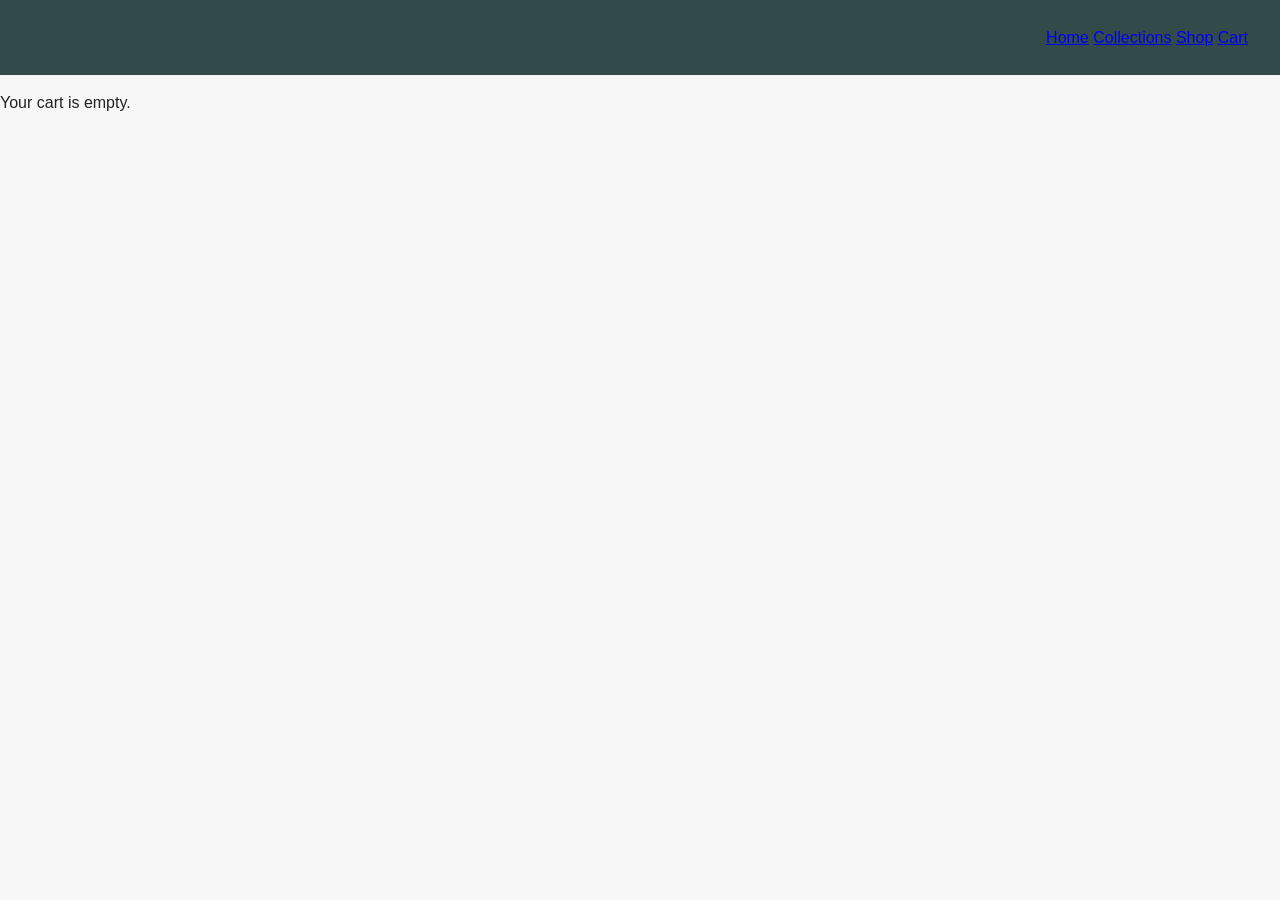
<file: html/cart.html>
<!DOCTYPE html>
<html lang="en">
<head>
  <meta charset="UTF-8">
  <title>Your Cart – The Echoes Archive</title>
  <link rel="stylesheet" href="../css/collectionStyle.css">
  <style>
    .cart-table {
      width: 90%;
      margin: 20px auto;
      border-collapse: collapse;
    }
    .cart-table th, .cart-table td {
      border: 1px solid #444;
      padding: 8px;
    }
    .cart-table th { background: #eee; }
    .cart-table td.amount { text-align: right; }
    .thumb { width: 50px; }
    .cart-summary {
      width: 90%;
      margin: 20px auto;
      border: 2px solid #222;
      padding: 15px;
      background: #fafafa;
    }
    .cart-summary p { margin: 5px 0; }
    .cart-summary .amount { float: right; }
    button { margin: 5px; padding: 6px 12px; }
  </style>
</head>
<body>
  <header>
    <h1>Your Shopping Cart</h1>
    <nav>
      <a href="../index.html">Home</a>
      <a href="collections.html">Collections</a>
      <a href="shop-template.html">Shop</a>
      <a href="cart.html" aria-current="page">Cart</a>
    </nav>
  </header>

  <main>
    <div id="cartContainer"></div>
  </main>

  <script>
    const CART_KEY = 'museumCartV1';
    const TAX_RATE = 0.102;
    const MEMBER_DISCOUNT_RATE = 0.15;
    const SHIPPING_RATE = 25.00;
    const VOLUME_DISCOUNT_TIERS = [
      { min: 200, rate: 0.15 },
      { min: 100, rate: 0.10 },
      { min: 50, rate: 0.05 },
      { min: 0, rate: 0.00 }
    ];

    function readCart() {
      try { return JSON.parse(localStorage.getItem(CART_KEY)) || []; }
      catch { return []; }
    }
    function writeCart(cart) {
      localStorage.setItem(CART_KEY, JSON.stringify(cart));
    }

    function render() {
      let cart = readCart();
      const container = document.getElementById("cartContainer");
      if (cart.length === 0) {
        container.innerHTML = "<p>Your cart is empty.</p>";
        return;
      }

      // preserve discount checkbox state
      let prevChecked = document.getElementById("memberChk")?.checked || false;

      let html = `<table class="cart-table">
        <tr>
          <th>Item</th><th>Qty</th><th>Price</th><th>Line Total</th><th>Action</th>
        </tr>`;

      let itemTotal = 0;
      cart.forEach(it => {
        const line = it.unitPrice * it.qty;
        itemTotal += line;
        html += `
          <tr>
            <td><img src="${it.image}" class="thumb" alt=""> ${it.name}</td>
            <td>${it.qty}</td>
            <td class="amount">$${it.unitPrice.toFixed(2)}</td>
            <td class="amount">$${line.toFixed(2)}</td>
            <td><button onclick="removeItem('${it.id}')">Remove</button></td>
          </tr>`;
      });
      html += `</table>`;

      // discounts
      let volumeRate = VOLUME_DISCOUNT_TIERS.find(t => itemTotal >= t.min).rate;
      let volumeDiscount = itemTotal * volumeRate;

      let memberDiscount = prevChecked ? itemTotal * MEMBER_DISCOUNT_RATE : 0;

      let appliedDiscount = 0;
      if (volumeDiscount > 0 && memberDiscount > 0) {
        const choice = confirm("Both discounts apply. OK = Member, Cancel = Volume.");
        appliedDiscount = choice ? memberDiscount : volumeDiscount;
      } else {
        appliedDiscount = memberDiscount || volumeDiscount;
      }

      let subTotal = itemTotal - appliedDiscount + SHIPPING_RATE;
      let taxAmount = subTotal * TAX_RATE;
      let invoiceTotal = subTotal + taxAmount;

      html += `<div class="cart-summary">
        <label><input type="checkbox" id="memberChk"> Apply Member Discount</label>
        <p>Item Total: <span class="amount">$${itemTotal.toFixed(2)}</span></p>
        <p>Discount: <span class="amount">(${appliedDiscount.toFixed(2)})</span></p>
        <p>Shipping: <span class="amount">$${SHIPPING_RATE.toFixed(2)}</span></p>
        <p>Subtotal: <span class="amount">$${subTotal.toFixed(2)}</span></p>
        <p>Tax (${(TAX_RATE*100).toFixed(1)}%): <span class="amount">$${taxAmount.toFixed(2)}</span></p>
        <p><strong>Invoice Total: <span class="amount">$${invoiceTotal.toFixed(2)}</span></strong></p>
        <button onclick="clearCart()">Clear Cart</button>
        <button onclick="location.href='shop-template.html'">Keep Shopping</button>
      </div>`;

      container.innerHTML = html;

      // restore checkbox + add listener
      const chk = document.getElementById("memberChk");
      chk.checked = prevChecked;
      chk.addEventListener("change", render);
    }

    function removeItem(id) {
      let cart = readCart().filter(it => it.id !== id);
      writeCart(cart);
      render();
    }
    function clearCart() {
      writeCart([]);
      render();
    }

    render();
  </script>
</body>
</html>
</file>
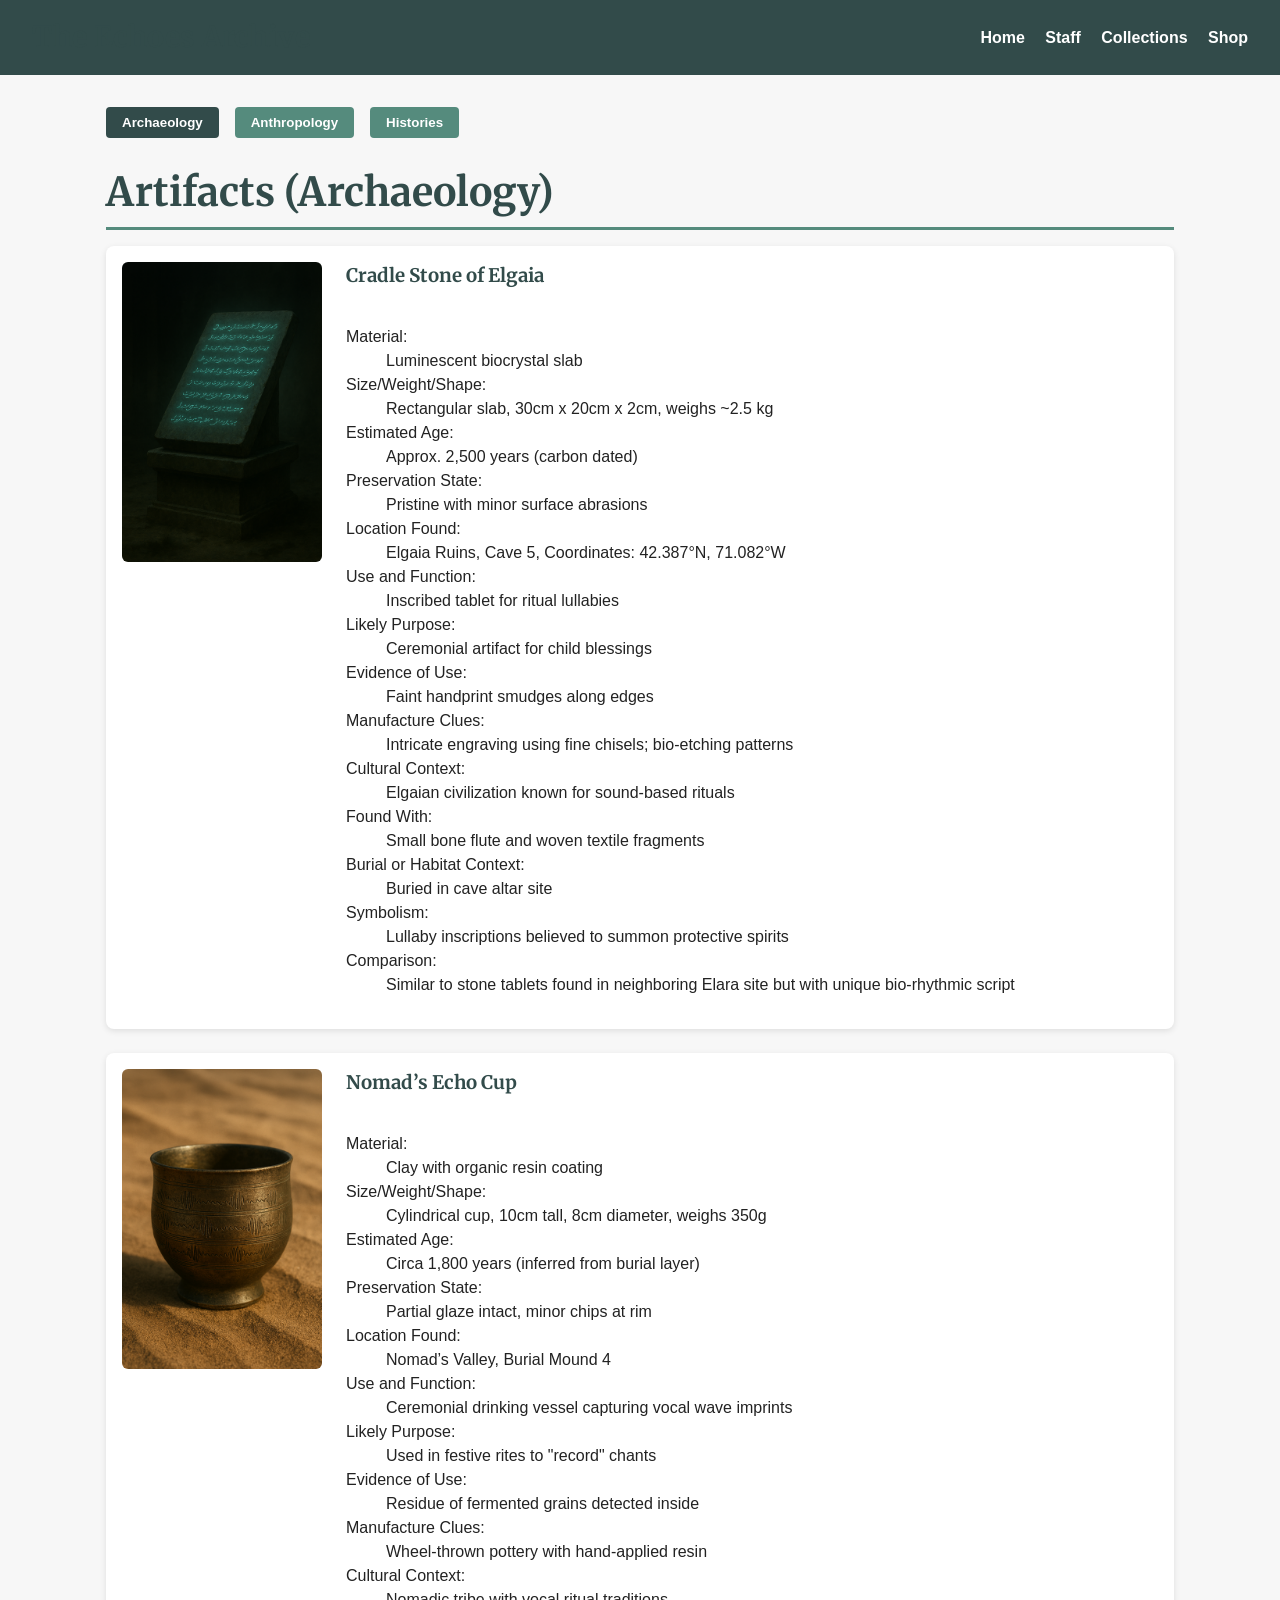
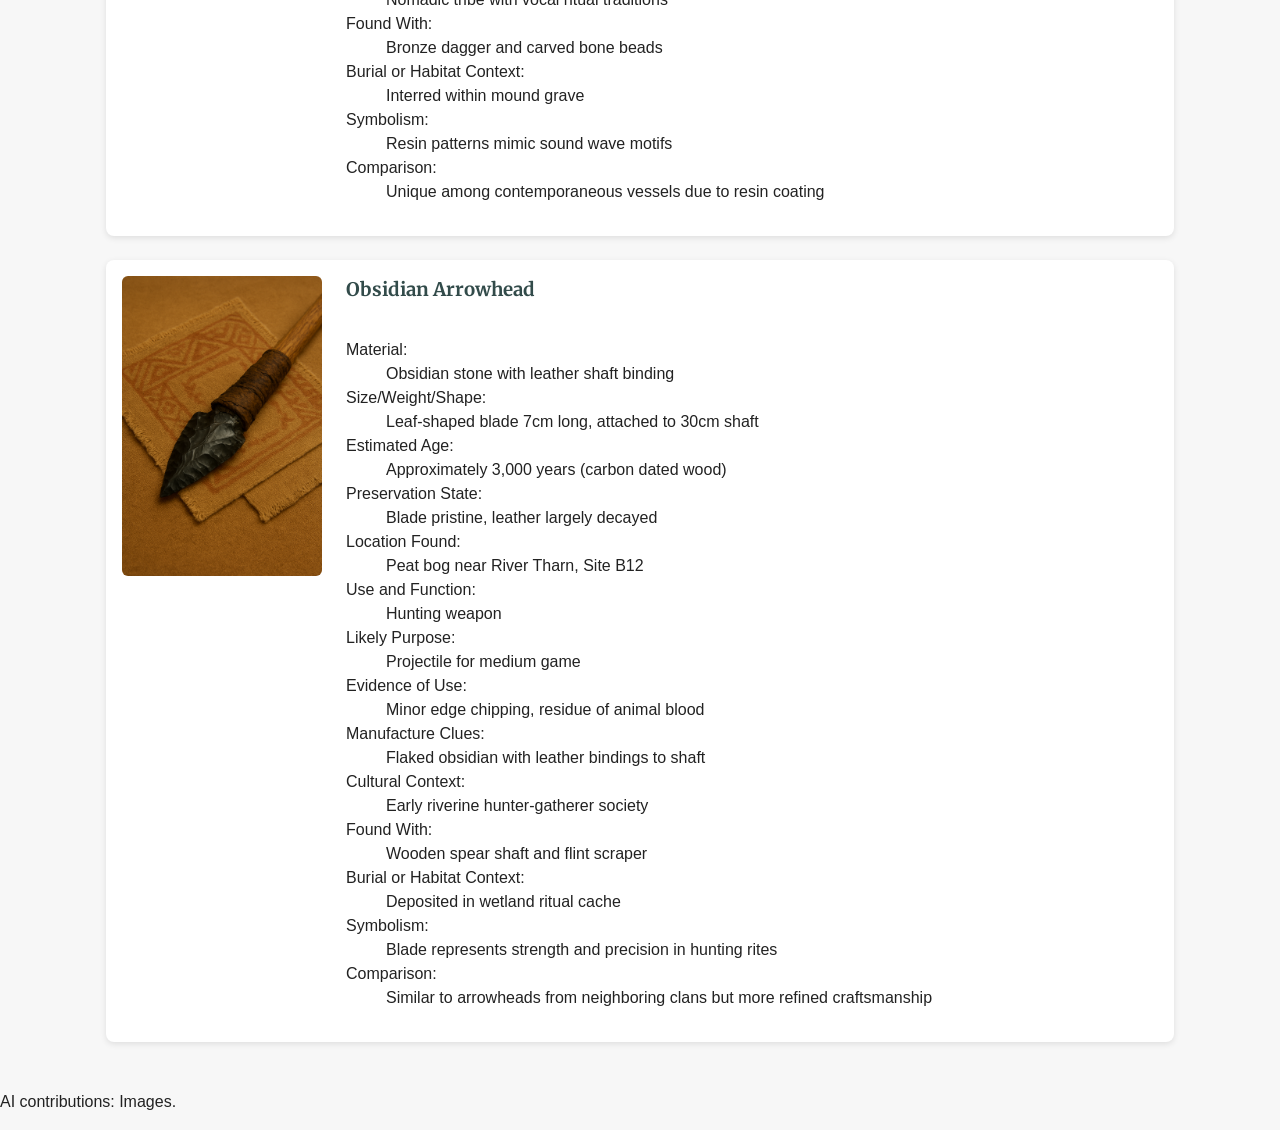
<file: html/collections.html>
<!DOCTYPE html>
<html lang="en">
<head>
  <meta charset="UTF-8" />
  <meta name="viewport" content="width=device-width, initial-scale=1" />
  <meta name="robots" content="noindex, nofollow" />
  <meta name="author" content="Zachary Neal" />
  <meta name="generator" content="Generated in part with AI assistance for educational purposes." />
  <title>Collections – The Echoes Archive</title>
  <link rel="stylesheet" href="../css/collectionStyle.css" />
  <style>
    /* Popup Modal Styles */
    .popup-modal {
      display: none;
      position: fixed;
      top: 0; left: 0; right:0; bottom:0;
      background-color: rgba(0,0,0,0.7);
      justify-content: center;
      align-items: center;
      z-index: 1000;
    }

    .popup-modal.active {
      display: flex;
    }

    .popup-content {
      position: relative;
      background-color: #fff;
      padding: 1.5rem;
      max-width: 600px;
      width: 90%;
      border-radius: 10px;
      overflow-y: auto;
      max-height: 80vh;
      box-shadow: 0 8px 20px rgba(0,0,0,0.5);
    }

    .popup-close {
      position: absolute;
      top: 0.5rem;
      right: 0.5rem;
      font-size: 1.5rem;
      background: none;
      border: none;
      cursor: pointer;
    }

    /* Optional: cursor pointer on images */
    .artifact-card img,
    .remain-card img {
      cursor: pointer;
    }
  </style>
</head>
<body class="collections-bg">
  <header>
    <h1>The Echoes Archive</h1>
    <nav class="main-nav" aria-label="Main navigation">
      <a href="../index.html">Home</a>
      <a href="staff.html">Staff</a>
      <a href="collections.html" aria-current="page">Collections</a>
      <a href="shop-template.html">Shop</a>
    </nav>
  </header>

  <main class="collections-layout" role="main">
    <nav class="sub-nav" aria-label="Collections category navigation">
      <button id="btn-arch" class="active" aria-controls="archaeology" aria-expanded="true" onclick="showSection('archaeology', this)">Archaeology</button>
      <button id="btn-anthro" aria-controls="anthropology" aria-expanded="false" onclick="showSection('anthropology', this)">Anthropology</button>
      <button id="btn-hist" aria-controls="histories" aria-expanded="false" onclick="showSection('histories', this)">Histories</button>
    </nav>

    <!-- Archaeology Section -->
    <section id="archaeology" class="collection-section active" aria-label="Archaeology Artifacts">
      <h1 class="collection-title">Artifacts (Archaeology)</h1>

      <!-- Artifact 1 -->
      <article class="artifact-card" tabindex="0">
        <img src="../images/collections/stoneofelgaia.png"
             alt="Cradle Stone of Elgaia, luminescent slab etched with bio-rhythmic script"
             class="open-modal"
             data-title="Cradle Stone of Elgaia"
             data-content="Material: Luminescent biocrystal slab. Location Found: Elgaia Ruins, Cave 5. Function: Ritual lullabies. Interpretation: This artifact likely served as a ceremonial tablet used to invoke protective spirits over children. Intricate bio-rhythmic engravings indicate a highly advanced symbolic culture. Evidence of handprints suggests active ritual use, and comparison to nearby sites shows unique regional variation. Approximately 2,500 years old." />
        <div class="artifact-info">
          <h3>Cradle Stone of Elgaia</h3>
                    <dl class="metadata-list">
            <dt>Material:</dt><dd>Luminescent biocrystal slab</dd>
            <dt>Size/Weight/Shape:</dt><dd>Rectangular slab, 30cm x 20cm x 2cm, weighs ~2.5 kg</dd>
            <dt>Estimated Age:</dt><dd>Approx. 2,500 years (carbon dated)</dd>
            <dt>Preservation State:</dt><dd>Pristine with minor surface abrasions</dd>
            <dt>Location Found:</dt><dd>Elgaia Ruins, Cave 5, Coordinates: 42.387°N, 71.082°W</dd>
            <dt>Use and Function:</dt><dd>Inscribed tablet for ritual lullabies</dd>
            <dt>Likely Purpose:</dt><dd>Ceremonial artifact for child blessings</dd>
            <dt>Evidence of Use:</dt><dd>Faint handprint smudges along edges</dd>
            <dt>Manufacture Clues:</dt><dd>Intricate engraving using fine chisels; bio-etching patterns</dd>
            <dt>Cultural Context:</dt><dd>Elgaian civilization known for sound-based rituals</dd>
            <dt>Found With:</dt><dd>Small bone flute and woven textile fragments</dd>
            <dt>Burial or Habitat Context:</dt><dd>Buried in cave altar site</dd>
            <dt>Symbolism:</dt><dd>Lullaby inscriptions believed to summon protective spirits</dd>
            <dt>Comparison:</dt><dd>Similar to stone tablets found in neighboring Elara site but with unique bio-rhythmic script</dd>
          </dl>
        </div>
      </article>

      <!-- Artifact 2 -->
      <article class="artifact-card" tabindex="0">
        <img src="../images/collections/nomadechocup.png"
             alt="Nomad’s Echo Cup, ceremonial drinking vessel"
             class="open-modal"
             data-title="Nomad’s Echo Cup"
             data-content="Material: Clay with organic resin coating. Location Found: Nomad’s Valley, Burial Mound 4. Function: Ceremonial drinking vessel. Interpretation: Used to capture vocal wave imprints during festive rituals. The resin coating preserves sound patterns unique to the tribe. Evidence of fermented grains shows ritual consumption. This 1,800-year-old cup reflects both spiritual and social ceremonial practice, and its craftsmanship sets it apart from similar vessels." />
        <div class="artifact-info">
          <h3>Nomad’s Echo Cup</h3>
                    <dl class="metadata-list">
            <dt>Material:</dt><dd>Clay with organic resin coating</dd>
            <dt>Size/Weight/Shape:</dt><dd>Cylindrical cup, 10cm tall, 8cm diameter, weighs 350g</dd>
            <dt>Estimated Age:</dt><dd>Circa 1,800 years (inferred from burial layer)</dd>
            <dt>Preservation State:</dt><dd>Partial glaze intact, minor chips at rim</dd>
            <dt>Location Found:</dt><dd>Nomad’s Valley, Burial Mound 4</dd>
            <dt>Use and Function:</dt><dd>Ceremonial drinking vessel capturing vocal wave imprints</dd>
            <dt>Likely Purpose:</dt><dd>Used in festive rites to "record" chants</dd>
            <dt>Evidence of Use:</dt><dd>Residue of fermented grains detected inside</dd>
            <dt>Manufacture Clues:</dt><dd>Wheel-thrown pottery with hand-applied resin</dd>
            <dt>Cultural Context:</dt><dd>Nomadic tribe with vocal ritual traditions</dd>
            <dt>Found With:</dt><dd>Bronze dagger and carved bone beads</dd>
            <dt>Burial or Habitat Context:</dt><dd>Interred within mound grave</dd>
            <dt>Symbolism:</dt><dd>Resin patterns mimic sound wave motifs</dd>
            <dt>Comparison:</dt><dd>Unique among contemporaneous vessels due to resin coating</dd>
          </dl>
        </div>
      </article>

      <!-- Artifact 3 -->
      <article class="artifact-card" tabindex="0">
        <img src="../images/collections/obarrow.png"
             alt="Obsidian arrowhead with leather wrap"
             class="open-modal"
             data-title="Obsidian Arrowhead"
             data-content="Material: Obsidian with leather binding. Location Found: Peat bog near River Tharn, Site B12. Function: Hunting projectile. Interpretation: Blade symbolizes precision and strength in early hunter-gatherer societies. Minor edge chipping and blood residue indicate practical use. Approximately 3,000 years old, this artifact demonstrates refined craftsmanship compared to neighboring clans, reflecting both utility and ceremonial respect for hunting." />
        <div class="artifact-info">
          <h3>Obsidian Arrowhead</h3>
                    <dl class="metadata-list">
            <dt>Material:</dt><dd>Obsidian stone with leather shaft binding</dd>
            <dt>Size/Weight/Shape:</dt><dd>Leaf-shaped blade 7cm long, attached to 30cm shaft</dd>
            <dt>Estimated Age:</dt><dd>Approximately 3,000 years (carbon dated wood)</dd>
            <dt>Preservation State:</dt><dd>Blade pristine, leather largely decayed</dd>
            <dt>Location Found:</dt><dd>Peat bog near River Tharn, Site B12</dd>
            <dt>Use and Function:</dt><dd>Hunting weapon</dd>
            <dt>Likely Purpose:</dt><dd>Projectile for medium game</dd>
            <dt>Evidence of Use:</dt><dd>Minor edge chipping, residue of animal blood</dd>
            <dt>Manufacture Clues:</dt><dd>Flaked obsidian with leather bindings to shaft</dd>
            <dt>Cultural Context:</dt><dd>Early riverine hunter-gatherer society</dd>
            <dt>Found With:</dt><dd>Wooden spear shaft and flint scraper</dd>
            <dt>Burial or Habitat Context:</dt><dd>Deposited in wetland ritual cache</dd>
            <dt>Symbolism:</dt><dd>Blade represents strength and precision in hunting rites</dd>
            <dt>Comparison:</dt><dd>Similar to arrowheads from neighboring clans but more refined craftsmanship</dd>
          </dl>
        </div>
      </article>
    </section>

    <!-- Anthropology Section -->
    <section id="anthropology" class="collection-section" aria-label="Anthropology Remains">
      <h1 class="collection-title">Remains (Anthropology)</h1>

      <!-- Remain 1 -->
      <article class="remain-card" tabindex="0">
        <img src="../images/collections/tattedribcage.png"
             alt="Tattooed ribcage of the Skyborn engraved with celestial charts"
             class="open-modal"
             data-title="Tattooed Ribcage of the Skyborn"
             data-content="Material: Human skeletal remains. Location Found: Desert cavern near Skyborn Oasis. Function: Ceremonial relic. Interpretation: The ribcage tattoos map celestial navigation patterns, likely used by tribal shamans. Preserved pigments suggest symbolic significance and careful burial practices. Approximately 1,200 years old, it illustrates the tribe's spiritual and navigational knowledge." />
        <div class="remain-info">
          <h3>Tattooed Ribcage of the Skyborn</h3>
                    <dl class="metadata-list">
            <dt>Material:</dt><dd>Human skeletal remains</dd>
            <dt>Size/Weight/Shape:</dt><dd>Adult ribcage, intact, approx. 40cm wide</dd>
            <dt>Estimated Age:</dt><dd>About 1,200 years old (radiocarbon dating)</dd>
            <dt>Preservation State:</dt><dd>Partial skeleton, ribcage well preserved with tattoos visible</dd>
            <dt>Location Found:</dt><dd>Desert cavern near Skyborn Oasis, Coordinates: 25.678°N, 52.456°E</dd>
            <dt>Use and Function:</dt><dd>Likely ceremonial relic</dd>
            <dt>Likely Purpose:</dt><dd>Symbolic, possibly a shaman or leader's remains</dd>
            <dt>Evidence of Use:</dt><dd>Clear tattoo ink patterns remain despite age</dd>
            <dt>Manufacture Clues:</dt><dd>Tattoos created using iron oxide pigment</dd>
            <dt>Cultural Context:</dt><dd>Skyborn tribe revered celestial navigation</dd>
            <dt>Found With:</dt><dd>Beads made from desert stones and bone tools</dd>
            <dt>Burial or Habitat Context:</dt><dd>Placed within a ritual burial chamber</dd>
            <dt>Symbolism:</dt><dd>Celestial charts possibly map spiritual journey</dd>
            <dt>Comparison:</dt><dd>Similar to other tattooed remains found in Oasis region</dd>
          </dl>
        </div>
      </article>

      <!-- Remain 2 -->
      <article class="remain-card" tabindex="0">
        <img src="../images/collections/whisperskull.png"
             alt="Whisper Skull emitting faint tones under moonlight"
             class="open-modal"
             data-title="Whisper Skull"
             data-content="Material: Human skull with hollowed cranium. Location Found: Moonlit cave, Whisper Valley. Function: Ritual sound instrument. Interpretation: Designed to produce faint tones for ceremonial practices, possibly to emulate ancestral voices. Minor wear indicates repeated ritual usage. Dated approx. 900 years old, this object emphasizes the importance of sound in local spiritual ceremonies." />
        <div class="remain-info">
          <h3>Whisper Skull</h3>
                    <dl class="metadata-list">
            <dt>Material:</dt><dd>Human skull with hollowed cranium</dd>
            <dt>Size/Weight/Shape:</dt><dd>Adult human skull, 22cm long, lightweight due to hollowness</dd>
            <dt>Estimated Age:</dt><dd>Approx. 900 years old (contextual dating)</dd>
            <dt>Preservation State:</dt><dd>Well preserved, minor cracks</dd>
            <dt>Location Found:</dt><dd>Moonlit cave, Whisper Valley</dd>
            <dt>Use and Function:</dt><dd>Possibly a ritual sound instrument</dd>
            <dt>Likely Purpose:</dt><dd>Used to emit faint tones during ceremonies</dd>
            <dt>Evidence of Use:</dt><dd>Wear marks near nasal cavity and hollow</dd>
            <dt>Manufacture Clues:</dt><dd>Deliberate hollowness, smoothed edges</dd>
            <dt>Cultural Context:</dt><dd>Local tribe with strong sound ritual practices</dd>
            <dt>Found With:</dt><dd>Animal bones and carved wooden sticks</dd>
            <dt>Burial or Habitat Context:</dt><dd>Found inside sacred cave</dd>
            <dt>Symbolism:</dt><dd>Believed to house voices of ancestors</dd>
            <dt>Comparison:</dt><dd>Rare find, no close analogs in surrounding areas</dd>
          </dl>
        </div>
      </article>

      <!-- Remain 3 -->
      <article class="remain-card" tabindex="0">
        <img src="../images/collections/maskfragment.png"
             alt="Fragment of ceremonial mask with intricate carvings"
             class="open-modal"
             data-title="Ceremonial Mask Fragment"
             data-content="Material: Carved wood with pigment remnants. Location Found: Ancient burial site, Site Delta. Function: Ritual mask. Interpretation: Likely worn by elders or spiritual leaders during ceremonies, representing ancestral spirits. Traces of pigments and carved obsidian tools indicate skilled craftsmanship. Estimated 1,600 years old, the fragment provides insight into spiritual and artistic practices of the Delta tribe." />
        <div class="remain-info">
          <h3>Ceremonial Mask Fragment</h3>
                    <dl class="metadata-list">
            <dt>Material:</dt><dd>Carved wood with pigment remnants</dd>
            <dt>Size/Weight/Shape:</dt><dd>Fragment approx. 15cm x 10cm, curved piece</dd>
            <dt>Estimated Age:</dt><dd>Estimated 1,600 years old (stratigraphy)</dd>
            <dt>Preservation State:</dt><dd>Partial, worn edges and faded colors</dd>
            <dt>Location Found:</dt><dd>Ancient burial site, Site Delta</dd>
            <dt>Use and Function:</dt><dd>Likely ceremonial mask used in rituals</dd>
            <dt>Likely Purpose:</dt><dd>Worn by tribal elders or spiritual leaders</dd>
            <dt>Evidence of Use:</dt><dd>Wear on edges, traces of pigments</dd>
            <dt>Manufacture Clues:</dt><dd>Carved using obsidian tools, painted with natural dyes</dd>
            <dt>Cultural Context:</dt><dd>Belonged to Delta tribe known for spiritual ceremonies</dd>
            <dt>Found With:</dt><dd>Charcoal remains and ceremonial robes</dd>
            <dt>Burial or Habitat Context:</dt><dd>Buried in tomb with other ritual objects</dd>
            <dt>Symbolism:</dt><dd>Mask patterns represent ancestral spirits</dd>
            <dt>Comparison:</dt><dd>Similar motifs found on pottery shards in same site</dd>
          </dl>
        </div>
      </article>
    </section>

    <!-- Histories Section -->
<section id="histories" class="collection-section" aria-label="Histories Interpretations">
  <h1 class="collection-title">Histories (Interpretations)</h1>

  <!-- Artifact 1: Cradle Stone of Elgaia -->
  <article class="history-card" tabindex="0">
    <img src="../images/collections/stoneofelgaia.png"
         alt="Cradle Stone of Elgaia, luminescent slab etched with bio-rhythmic script"
         class="history-img" />
    <div class="history-info">
      <h3>Cradle Stone of Elgaia – Exhibit Interpretation</h3>
      <p>
        The Cradle Stone of Elgaia, discovered deep within Cave 5 of the Elgaia Ruins, is a 
        luminescent biocrystal slab measuring approximately 30cm by 20cm and 2cm thick. 
        Its intricate bio-rhythmic engravings suggest it was central to ritual practices 
        designed to protect and bless infants. Faint handprints along the surface indicate 
        ceremonial handling, while comparative analysis with nearby sites suggests unique 
        regional symbolism. This artifact demonstrates a sophisticated understanding of 
        ritualized sound and symbolic communication within the Elgaian civilization. 
        The stone’s preservation, despite its 2,500-year history, allows contemporary 
        viewers to glimpse the interwoven nature of spirituality, community, and artistic 
        expression. Associated finds, including a bone flute and woven textile fragments, 
        underscore the multisensory dimension of Elgaian rites, integrating auditory, 
        tactile, and visual cues. Displaying this piece in the museum emphasizes not only 
        the technical skill of ancient craftsmen but also the societal importance of children, 
        ritual protection, and the broader cultural worldview that regarded music and sound 
        as conduits for spiritual engagement.
      </p>
      <p>
        The exhibit situates the stone in a broader narrative of symbolic and ritual practices, 
        explaining to visitors how civilizations encode belief systems into physical objects. 
        Its bio-rhythmic patterns offer evidence of the Elgaian approach to combining sound 
        and symbolism, providing insight into early cognitive and cultural sophistication. 
        Museum labels further highlight its ceremonial and social significance, helping the 
        public appreciate both the artifact’s aesthetic qualities and its functional role 
        in daily and ritual life. By contextualizing the Cradle Stone alongside artifacts 
        from neighboring regions, the display fosters a dialogue on regional variation, 
        technological achievement, and spiritual creativity in early human societies.
      </p>
      <p>
        Through its design, handling marks, and associated objects, the Cradle Stone embodies 
        the integration of artistic expression with ritual utility. Its preservation offers 
        a rare lens on the ceremonial life of the Elgaian civilization, showcasing how material 
        culture informs our understanding of social cohesion, symbolic thought, and the human 
        experience over millennia.
      </p>
    </div>
  </article>

  <!-- Artifact 2: Nomad’s Echo Cup -->
  <article class="history-card" tabindex="0">
    <img src="../images/collections/nomadechocup.png"
         alt="Nomad’s Echo Cup, ceremonial drinking vessel"
         class="history-img" />
    <div class="history-info">
      <h3>Nomad’s Echo Cup – Exhibit Interpretation</h3>
      <p>
        The Nomad’s Echo Cup, unearthed from Burial Mound 4 in Nomad’s Valley, represents 
        a unique convergence of ceremonial practice, craftsmanship, and acoustic technology. 
        Made of clay coated with organic resin, this cylindrical vessel was designed to preserve 
        vocal wave patterns, capturing the sound of chants and ritualistic recitations. Evidence 
        of fermented grains suggests that it was not only symbolic but also actively used 
        during ceremonial consumption, highlighting the interplay between communal festivity 
        and spiritual practice. The cup’s 1,800-year-old provenance underscores its role in 
        transmitting cultural identity through both tangible form and auditory function.
      </p>
      <p>
        The resin coating preserves intricate acoustic signatures, indicating that the tribe 
        placed high value on capturing the ephemeral qualities of sound. Anthropological analysis 
        reveals that these cups were likely used in paired or grouped settings, allowing ritual 
        sounds to resonate within ceremonial chambers and enhancing communal participation. 
        The combination of handcrafted pottery techniques with acoustic preservation reflects 
        a sophisticated understanding of both material properties and social dynamics. 
        This artifact illuminates how nomadic societies integrated spiritual, artistic, and 
        practical objectives into a single ceremonial object, serving both as a vessel and 
        a sound archive.
      </p>
      <p>
        Museum exhibit interpretation situates the Echo Cup as an emblem of intangible cultural 
        heritage, linking sound, ritual, and social cohesion. By contextualizing its use, 
        conservation, and unique acoustic properties, the display invites visitors to consider 
        the ingenuity of ancient peoples in preserving collective memory. The Nomad’s Echo Cup 
        exemplifies how daily objects can transcend utility, embodying both spiritual resonance 
        and social identity, and offers a window into the ceremonial life of nomadic communities.
      </p>
    </div>
  </article>

  <!-- Artifact 3: Obsidian Arrowhead -->
  <article class="history-card" tabindex="0">
    <img src="../images/collections/obarrow.png"
         alt="Obsidian arrowhead with leather wrap"
         class="history-img" />
    <div class="history-info">
      <h3>Obsidian Arrowhead – Exhibit Interpretation</h3>
      <p>
        The Obsidian Arrowhead from the Peat Bog near River Tharn, Site B12, is a finely 
        crafted hunting tool reflecting early riverine hunter-gatherer ingenuity. The leaf-shaped 
        obsidian blade, bound with leather to a 30cm shaft, demonstrates technical skill in 
        both stone flaking and organic material binding. Minor edge chipping and residue of 
        animal blood indicate practical hunting use, while the artifact’s deposition in a 
        wetland ritual cache hints at ceremonial significance, possibly as an offering to ensure 
        successful hunts. At approximately 3,000 years old, the arrowhead offers insight into 
        technological adaptation, subsistence strategies, and symbolic practices.
      </p>
      <p>
        This artifact contextualizes the relationship between utility and cultural symbolism, 
        highlighting how functional items can embody spiritual meaning. The Obsidian Arrowhead’s 
        craftsmanship illustrates knowledge transfer and refinement of lithic techniques, 
        reflecting social learning and skill specialization. Associated wooden spear shafts and 
        flint scrapers found in proximity indicate coordinated hunting strategies and shared 
        ritual practices. Museum interpretation emphasizes how material choices and form 
        communicate both practical intent and cultural values, connecting modern audiences 
        to the daily and ceremonial lives of ancient hunter-gatherer societies.
      </p>
      <p>
        Displaying the arrowhead encourages reflection on the dual roles of tools: as agents 
        of survival and as vessels of symbolic meaning. Visitors gain appreciation for the 
        complexity of early societies that balanced practical necessities with spiritual 
        and communal obligations. The artifact exemplifies the integration of technology, 
        artistry, and belief systems that shaped the prehistoric landscape of the region.
      </p>
    </div>
  </article>

  <!-- Remain 1: Tattooed Ribcage of the Skyborn -->
  <article class="history-card" tabindex="0">
    <img src="../images/collections/tattedribcage.png"
         alt="Tattooed ribcage of the Skyborn engraved with celestial charts"
         class="history-img" />
    <div class="history-info">
      <h3>Tattooed Ribcage of the Skyborn – Exhibit Interpretation</h3>
      <p>
        The Tattooed Ribcage of the Skyborn, recovered from a desert cavern near Skyborn 
        Oasis, provides an extraordinary window into spiritual and navigational practices 
        of an ancient tribal society. The adult human ribcage, approximately 40cm wide, 
        retains clear tattoos mapping celestial navigation patterns. These markings suggest 
        the individual held specialized knowledge, potentially as a shaman or leader guiding 
        others through desert landscapes. Radiocarbon dating places the remains at around 
        1,200 years old, offering a rare example of body-based cartographic and symbolic expression.
      </p>
      <p>
        The tattoos’ preservation underscores the tribe’s attention to ritual detail and 
        reverence for their navigators. Associated artifacts, including beads and bone tools, 
        hint at ceremonial placement and careful burial practices. Museum interpretation emphasizes 
        the integration of spiritual guidance and practical navigation, framing the ribcage 
        as both a functional object and a symbolic emblem of tribal knowledge. Visitors can 
        appreciate how personal identity, expertise, and spiritual responsibility were encoded 
        directly onto the body, bridging the tangible and intangible cultural heritage of 
        the Skyborn tribe.
      </p>
      <p>
        By situating the ribcage in this interpretive narrative, the exhibit encourages 
        reflection on ancient methods of teaching, record-keeping, and symbolic communication. 
        It also highlights the cultural value placed on knowledge custodians and the complex 
        interrelationship between spirituality, science, and social hierarchy. The Tattooed 
        Ribcage illustrates how human bodies serve as both vessels of life and archives of 
        cultural memory, bridging past and present through enduring material and symbolic evidence.
      </p>
    </div>
  </article>

  <!-- Remain 2: Whisper Skull -->
  <article class="history-card" tabindex="0">
    <img src="../images/collections/whisperskull.png"
         alt="Whisper Skull emitting faint tones under moonlight"
         class="history-img" />
    <div class="history-info">
      <h3>Whisper Skull – Exhibit Interpretation</h3>
      <p>
        The Whisper Skull, excavated from Moonlit Cave in Whisper Valley, exemplifies the 
        integration of human remains into ceremonial sound practices. Hollowed carefully to 
        produce faint tonal vibrations, this adult human skull likely served as a ritual 
        instrument for ceremonies emulating ancestral voices. Minor wear marks indicate 
        repeated ceremonial use over approximately 900 years, reflecting the importance of 
        auditory experience in spiritual practice. The deliberate hollowness and smooth edges 
        demonstrate both technical skill and ceremonial intentionality.
      </p>
      <p>
        Museum interpretation situates the Whisper Skull within a broader cultural context, 
        emphasizing the relationship between sound, ritual, and memory. The object illustrates 
        how communities imbued material objects with symbolic and functional significance, 
        preserving intangible heritage such as ancestral sounds and spiritual resonance. 
        Accompanying animal bones and carved wooden sticks suggest ritual completeness and 
        spatially coordinated ceremonial activity. Visitors gain insight into the ways that 
        sound, material culture, and human remains intersect to produce spiritual experiences 
        and reinforce social cohesion.
      </p>
      <p>
        Displaying the Whisper Skull encourages reflection on sensory engagement in ritual, 
        the innovation of symbolic technology, and the ways that artifacts mediate between 
        the living and the ancestral. Its presence exemplifies the creativity, belief systems, 
        and technological competence of past societies, bridging anthropological study and 
        experiential understanding for museum audiences.
      </p>
    </div>
  </article>

  <!-- Remain 3: Ceremonial Mask Fragment -->
  <article class="history-card" tabindex="0">
    <img src="../images/collections/maskfragment.png"
         alt="Fragment of ceremonial mask with intricate carvings"
         class="history-img" />
    <div class="history-info">
      <h3>Ceremonial Mask Fragment – Exhibit Interpretation</h3>
      <p>
        The Ceremonial Mask Fragment, recovered from Site Delta, represents the artistic 
        and spiritual sophistication of the Delta tribe approximately 1,600 years ago. 
        Carved from wood and adorned with faded pigments, this curved piece of mask would 
        have been worn by elders or spiritual leaders during ceremonial rituals. Analysis 
        of carving techniques and pigment residues reveals specialized craftsmanship, 
        illustrating the importance of ritual art in social and spiritual life.
      </p>
      <p>
        The fragment’s careful burial alongside charcoal remains and ceremonial robes highlights 
        its significance within a structured spiritual context. Museum interpretation emphasizes 
        the mask’s role in representing ancestral spirits, mediating between the living and 
        the sacred, and reinforcing community identity through performative practice. Visitors 
        can appreciate how art, ritual, and symbolism converge in tangible form, providing 
        insight into Delta tribal cosmology and ceremonial aesthetics. The fragment exemplifies 
        the integration of material, symbolic, and performative dimensions in pre-modern ritual culture.
      </p>
      <p>
        By contextualizing this mask fragment, the exhibit underscores the enduring human 
        impulse to externalize spiritual beliefs through artistic expression. Visitors are 
        invited to reflect on the continuity of ritual, craftsmanship, and cultural memory, 
        seeing in this fragment the confluence of identity, artistry, and sacred practice 
        that transcends centuries.
      </p>
    </div>
  </article>

  <p><a href="collections.html">Return to Collections</a></p>
</section>
  </main>

  <!-- Popup Modal -->
  <div id="popup-modal" class="popup-modal">
    <div class="popup-content">
      <button class="popup-close" aria-label="Close">&times;</button>
      <h2 id="popup-title"></h2>
      <p id="popup-text"></p>
    </div>
  </div>

  <footer class="ai-note" role="contentinfo">
    <p>AI contributions: Images.</p>
  </footer>

<script>
  // Section toggle
  function showSection(sectionId, btn) {
    const sections = document.querySelectorAll('.collection-section');
    sections.forEach(s => s.classList.remove('active'));
    document.getElementById(sectionId).classList.add('active');

    const buttons = document.querySelectorAll('.sub-nav button');
    buttons.forEach(b => {
      b.classList.remove('active');
      b.setAttribute('aria-expanded', 'false');
    });
    btn.classList.add('active');
    btn.setAttribute('aria-expanded', 'true');
  }

  // Popup modal JS
  const modal = document.getElementById('popup-modal');
  const modalTitle = document.getElementById('popup-title');
  const modalText = document.getElementById('popup-text');
  const closeBtn = modal.querySelector('.popup-close');
  const historySection = document.getElementById('histories');

  document.querySelectorAll('.open-modal').forEach(img => {
    img.addEventListener('click', () => {
      modalTitle.textContent = img.dataset.title;
      // Show image + content + interpretation
      modalText.innerHTML = `
        <img src="${img.src}" alt="${img.alt}" style="width:100%; margin-bottom:1rem; border-radius:5px;">
        <p>${img.dataset.content}</p>
      `;
      modal.classList.add('active');
      document.body.style.overflow = 'hidden';

      // Update Histories section dynamically
      const historyContent = historySection.querySelector('#history-content') 
                             || (() => {
                                const div = document.createElement('div');
                                div.id = 'history-content';
                                historySection.appendChild(div);
                                return div;
                              })();
      historyContent.innerHTML = `<p><strong>${img.dataset.title} Interpretation:</strong> ${img.dataset.content}</p>`;
    });

    // Keyboard accessibility: open modal with Enter or Space
    img.addEventListener('keydown', e => {
      if (e.key === 'Enter' || e.key === ' ') {
        e.preventDefault();
        img.click();
      }
    });
  });

  closeBtn.addEventListener('click', () => {
    modal.classList.remove('active');
    document.body.style.overflow = '';
  });

  modal.addEventListener('click', e => {
    if (e.target === modal) {
      modal.classList.remove('active');
      document.body.style.overflow = '';
    }
  });

  document.addEventListener('keydown', e => {
    if (e.key === 'Escape') {
      modal.classList.remove('active');
      document.body.style.overflow = '';
    }
  });
</script>
</body>
</html>
</file>
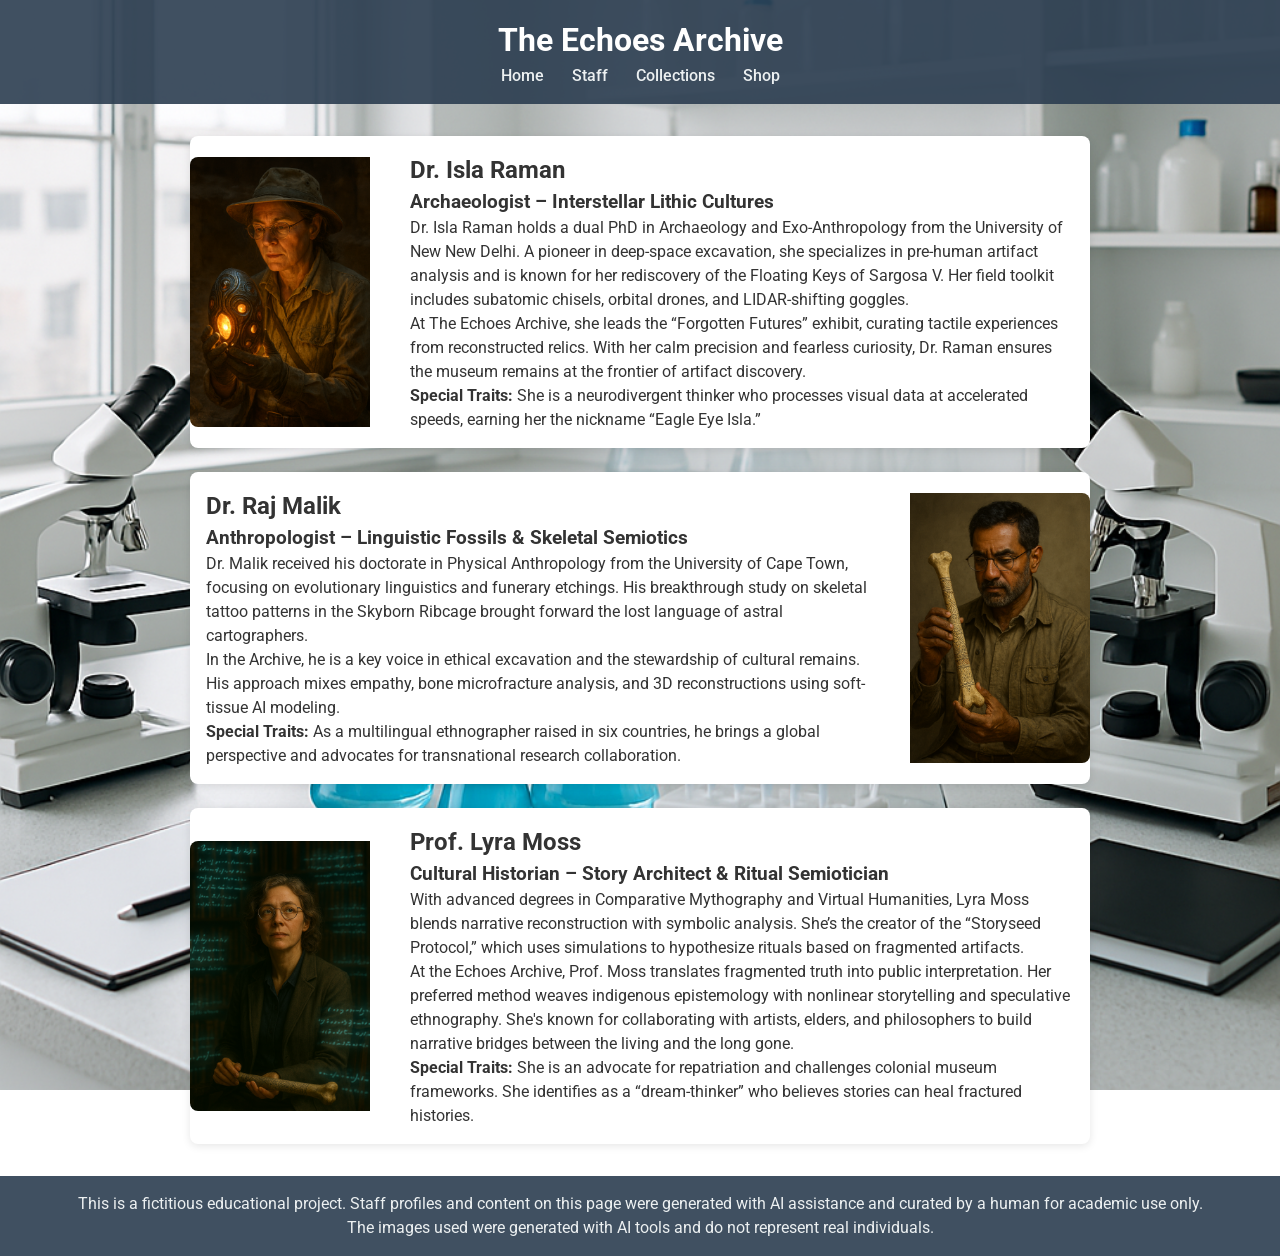
<file: html/staff.html>
<!DOCTYPE html>
<html lang="en">
<head>
  <meta charset="UTF-8" />
  <meta name="viewport" content="width=device-width, initial-scale=1.0" />
  <meta name="robots" content="noindex, nofollow" />
  <meta name="author" content="Zachary Neal" />
  <meta name="generator" content="Generated in part with AI assistance for educational purposes." />
  <title>Staff – The Echoes Archive</title>
  <link rel="stylesheet" href="../css/style.css" />
</head>
<body class="staff-bg">
  <header>
    <h1>The Echoes Archive</h1>
    <nav class="main-nav">
      <a href="../index.html">Home</a>
      <a href="staff.html">Staff</a>
      <a href="collections.html">Collections</a>
      <a href="shop-template.html">Shop</a>
    </nav>
  </header>

  <main class="staff-layout">

    <!-- Dr. Isla Raman – Archaeologist -->
    <div class="staff-card">
      <img src="../images/drisla.png" alt="Dr. Isla Raman" />
      <div class="staff-info">
        <h2>Dr. Isla Raman</h2>
        <h3>Archaeologist – Interstellar Lithic Cultures</h3>
        <p>Dr. Isla Raman holds a dual PhD in Archaeology and Exo-Anthropology from the University of New New Delhi. A pioneer in deep-space excavation, she specializes in pre-human artifact analysis and is known for her rediscovery of the Floating Keys of Sargosa V. Her field toolkit includes subatomic chisels, orbital drones, and LIDAR-shifting goggles.</p>
        <p>At The Echoes Archive, she leads the “Forgotten Futures” exhibit, curating tactile experiences from reconstructed relics. With her calm precision and fearless curiosity, Dr. Raman ensures the museum remains at the frontier of artifact discovery.</p>
        <p><strong>Special Traits:</strong> She is a neurodivergent thinker who processes visual data at accelerated speeds, earning her the nickname “Eagle Eye Isla.”</p>
      </div>
    </div>

    <!-- Dr. Raj Malik – Anthropologist -->
    <div class="staff-card reverse">
      <img src="../images/drraj.png" alt="Dr. Raj Malik" />
      <div class="staff-info">
        <h2>Dr. Raj Malik</h2>
        <h3>Anthropologist – Linguistic Fossils & Skeletal Semiotics</h3>
        <p>Dr. Malik received his doctorate in Physical Anthropology from the University of Cape Town, focusing on evolutionary linguistics and funerary etchings. His breakthrough study on skeletal tattoo patterns in the Skyborn Ribcage brought forward the lost language of astral cartographers.</p>
        <p>In the Archive, he is a key voice in ethical excavation and the stewardship of cultural remains. His approach mixes empathy, bone microfracture analysis, and 3D reconstructions using soft-tissue AI modeling.</p>
        <p><strong>Special Traits:</strong> As a multilingual ethnographer raised in six countries, he brings a global perspective and advocates for transnational research collaboration.</p>
      </div>
    </div>

    <!-- Prof. Lyra Moss – Interpreter -->
    <div class="staff-card">
      <img src="../images/proflyra.png" alt="Prof. Lyra Moss" />
      <div class="staff-info">
        <h2>Prof. Lyra Moss</h2>
        <h3>Cultural Historian – Story Architect & Ritual Semiotician</h3>
        <p>With advanced degrees in Comparative Mythography and Virtual Humanities, Lyra Moss blends narrative reconstruction with symbolic analysis. She’s the creator of the “Storyseed Protocol,” which uses simulations to hypothesize rituals based on fragmented artifacts.</p>
        <p>At the Echoes Archive, Prof. Moss translates fragmented truth into public interpretation. Her preferred method weaves indigenous epistemology with nonlinear storytelling and speculative ethnography. She's known for collaborating with artists, elders, and philosophers to build narrative bridges between the living and the long gone.</p>
        <p><strong>Special Traits:</strong> She is an advocate for repatriation and challenges colonial museum frameworks. She identifies as a “dream-thinker” who believes stories can heal fractured histories.</p>
      </div>
    </div>

  </main>

  <footer>
    <p>This is a fictitious educational project. Staff profiles and content on this page were generated with AI assistance and curated by a human for academic use only.</p>
    <p>The images used were generated with AI tools and do not represent real individuals.</p>
  </footer>
</body>
</html>
</file>
<file: css/collectionStyle.css>
/* style.css - external stylesheet for The Echoes Archive */
@import url('https://fonts.googleapis.com/css2?family=Merriweather:wght@300;700&family=Roboto:wght@400;500&display=swap');
/* Reset & base */
*,
*::before,
*::after {
  box-sizing: border-box;
}

body {
  margin: 0;
  padding: 0;
  font-family: 'Segoe UI', Tahoma, Geneva, Verdana, sans-serif;
  color: #222;
  background-color: #f7f7f7;
  line-height: 1.5;
}

h1, h2, h3 {
  font-family: 'Merriweather', serif;
  color: #324b4a;
  margin-top: 0;
}

/* Header */
header {
  background: #324b4a;
  color: white;
  padding: 1rem 2rem;
  display: flex;
  justify-content: space-between;
  align-items: center;
  flex-wrap: wrap;
}

header h1 {
  font-size: 1.8rem;
  margin: 0;
}

nav.main-nav a {
  color: white;
  margin-left: 1rem;
  text-decoration: none;
  font-weight: 600;
}

nav.main-nav a:hover,
nav.sub-nav button:hover {
  text-decoration: underline;
}

/* Main layout */
main.collections-layout {
  max-width: 1100px;
  margin: 2rem auto;
  padding: 0 1rem;
}

/* Sub-nav buttons */
nav.sub-nav {
  display: flex;
  gap: 1rem;
  margin-bottom: 1.5rem;
  flex-wrap: wrap;
}

nav.sub-nav button {
  padding: 0.5rem 1rem;
  background-color: #558b7d;
  border: none;
  border-radius: 4px;
  color: white;
  font-weight: 600;
  cursor: pointer;
  transition: background-color 0.3s ease;
}

nav.sub-nav button.active,
nav.sub-nav button:focus {
  background-color: #324b4a;
  outline: none;
}

/* Sections */
section.collection-section {
  display: none;
  margin-bottom: 3rem;
}

section.collection-section.active {
  display: block;
}

/* Collection title */
h1.collection-title {
  font-size: 2.5rem;
  margin-bottom: 1rem;
  border-bottom: 3px solid #558b7d;
  padding-bottom: 0.3rem;
}

/* Cards */
.artifact-card, .remain-card {
  display: flex;
  gap: 1.5rem;
  background-color: white;
  padding: 1rem;
  margin-bottom: 1.5rem;
  border-radius: 8px;
  box-shadow: 0 2px 6px rgba(0,0,0,0.1);
  align-items: flex-start;
}

.artifact-card img, .remain-card img {
  max-width: 200px;
  width: 100%;
  border-radius: 6px;
  object-fit: cover;
  flex-shrink: 0;
}

/* Info container */
.artifact-info, .remain-info {
  flex-grow: 1;
  display: flex;
  flex-direction: column;
}

/* Artifact titles */
.artifact

/* Histories Section Styles */
.history-card {
  display: flex;
  flex-direction: row;
  gap: 2rem;
  margin: 2rem 0;
  padding: 1.5rem;
  background-color: rgba(255, 255, 255, 0.95);
  border-radius: 15px;
  box-shadow: 0 6px 15px rgba(0,0,0,0.2);
  transition: transform 0.3s ease, box-shadow 0.3s ease;
}

.history-card:nth-child(even) {
  flex-direction: row-reverse;
}

.history-card:hover {
  transform: translateY(-5px);
  box-shadow: 0 12px 25px rgba(0,0,0,0.25);
}

.history-img {
  max-width: 250px;
  width: 100%;
  border-radius: 10px;
  object-fit: cover;
  flex-shrink: 0;
  cursor: pointer;
  transition: transform 0.3s ease;
}

.history-img:hover {
  transform: scale(1.05);
}

.history-info {
  flex: 1;
  overflow-wrap: break-word;
}

.history-info h3 {
  font-size: 1.5rem;
  margin-bottom: 1rem;
  color: #333;
  font-family: 'Georgia', serif;
}

.history-info p {
  line-height: 1.65;
  font-size: 1rem;
  margin-bottom: 1rem;
  color: #555;
}

#histories a {
  display: inline-block;
  margin-top: 2rem;
  padding: 0.75rem 1.5rem;
  background-color: #4b6cb7;
  color: white;
  text-decoration: none;
  border-radius: 8px;
  font-weight: bold;
  transition: background-color 0.3s ease;
}

#histories a:hover {
  background-color: #3a539b;
}

/* Responsive adjustments */
@media (max-width: 900px) {
  .history-card {
    flex-direction: column !important;
    text-align: center;
  }
  .history-img {
    max-width: 100%;
    margin-bottom: 1rem;
  }
}
</file>
<file: css/style.css>
/* Google Fonts */
@import url('https://fonts.googleapis.com/css2?family=Merriweather:wght@300;700&family=Roboto:wght@400;500&display=swap');

* {
  box-sizing: border-box;
  margin: 0;
  padding: 0;
}

body {
  font-family: 'Roboto', sans-serif;
  color: #333;
  background-color: #f2f2f2;
  line-height: 1.5;
}

/* Home background image */
.home-bg {
  background: url("../images/bg.png") center/cover fixed no-repeat;
}

.collections-bg {
  background: url("../images/collectionsbg.png") center/cover fixed no-repeat;
}

.staff-bg {
  background: url("../images/staffbg.png") center/cover fixed no-repeat;
}

header {
  background: rgba(44, 62, 80, 0.9);
  color: #fff;
  padding: 1rem;
  text-align: center;
}

.main-nav a {
  color: #ecf0f1;
  margin: 0 0.75rem;
  text-decoration: none;
  font-weight: 500;
}

.main-nav a:hover {
  text-decoration: underline;
}

.home-layout .hero {
  background: rgba(255, 255, 255, 0.85);
  margin: 2rem auto;
  max-width: 800px;
  padding: 2rem;
  border-radius: 8px;
}

.column-section {
  display: flex;
  justify-content: center;
  gap: 1rem;
  padding: 1rem;
}

.column-section article {
  background: #fff;
  flex: 1;
  padding: 1rem;
  border-radius: 6px;
  box-shadow: 0 2px 6px rgba(0,0,0,0.1);
}

footer {
  background: rgba(44, 62, 80, 0.9);
  color: #ecf0f1;
  padding: 1rem;
  text-align: center;
  margin-top: 2rem;
}

/* Staff page */
.staff-layout {
  max-width: 900px;
  margin: 2rem auto;
  display: flex;
  flex-direction: column;
  gap: 1.5rem;
}

.staff-card {
  display: flex;
  background: #fff;
  border-radius: 8px;
  overflow: hidden;
  box-shadow: 0 2px 8px rgba(0,0,0,0.1);
  align-items: center; /* vertically center content */
  gap: 1.5rem; /* space between image and text */
}

.staff-card img {
  width: 180px;
  object-fit: cover;
  border-radius: 8px 0 0 8px;
}

/* Text content */
.staff-info {
  padding: 1rem;
  flex: 1;
}

/* --- New styles for alternating layout --- */

/* Reverse layout: image on the right, text on the left */
.staff-card.reverse {
  flex-direction: row-reverse;
}

/* Fix image border radius on reversed cards */
.staff-card.reverse img {
  border-radius: 0 8px 8px 0;
}

/* Responsive tweaks */
@media (max-width: 600px) {
  .staff-card,
  .staff-card.reverse {
    flex-direction: column;
    text-align: center;
  }
  
  .staff-card img {
    width: 100%;
    max-width: 300px;
    border-radius: 8px 8px 0 0; /* rounded corners on top */
  }
  
  .staff-card.reverse img {
    border-radius: 8px 8px 0 0; /* same for reverse */
  }
  
  .staff-info {
    padding: 1rem 1rem 2rem;
  }
}
  
/* Collections page */
.collections-layout {
  max-width: 1000px;
  margin: 2rem auto;
  padding: 0 1rem;
}

.sub-nav {
  text-align: center;
  margin-bottom: 1.5rem;
}

.sub-nav a {
  background: #4e6e81;
  color: #fff;
  padding: 0.5rem 1rem;
  margin: 0 0.5rem;
  text-decoration: none;
  border-radius: 4px;
  display: inline-block;
}

.sub-nav a:hover {
  background: #395361;
}

.artifact-card, .remain-card {
  display: inline-block;
  width: calc(50% - 1rem);
  margin: 0.5rem;
  background: #fff;
  border-radius: 6px;
  overflow: hidden;
  box-shadow: 0 1px 6px rgba(0,0,0,0.1);
  vertical-align: top;
}

.artifact-card img, .remain-card img {
  width: 100%;
  display: block;
}

.artifact-card h3, .remain-card h3 {
  margin: 0.5rem 1rem 0.25rem;
}

.artifact-card p, .remain-card p {
  margin: 0 1rem 1rem;
}

.histories-section {
  background: #fff;
  padding: 1rem;
  margin-top: 2rem;
  border-radius: 6px;
  box-shadow: 0 1px 6px rgba(0,0,0,0.1);
}

.card {
  background-color: rgba(255, 255, 255, 0.95);
  border-radius: 8px;
  padding: 1.5rem;
  margin: 1rem auto;
  max-width: 800px;
  box-shadow: 0 4px 10px rgba(0, 0, 0, 0.2);
}

.column-section {
  display: flex;
  gap: 1rem;
  flex-wrap: wrap;
  justify-content: center;
}

.column-section .card {
  flex: 1 1 250px;
  max-width: 300px;
}
</file>
